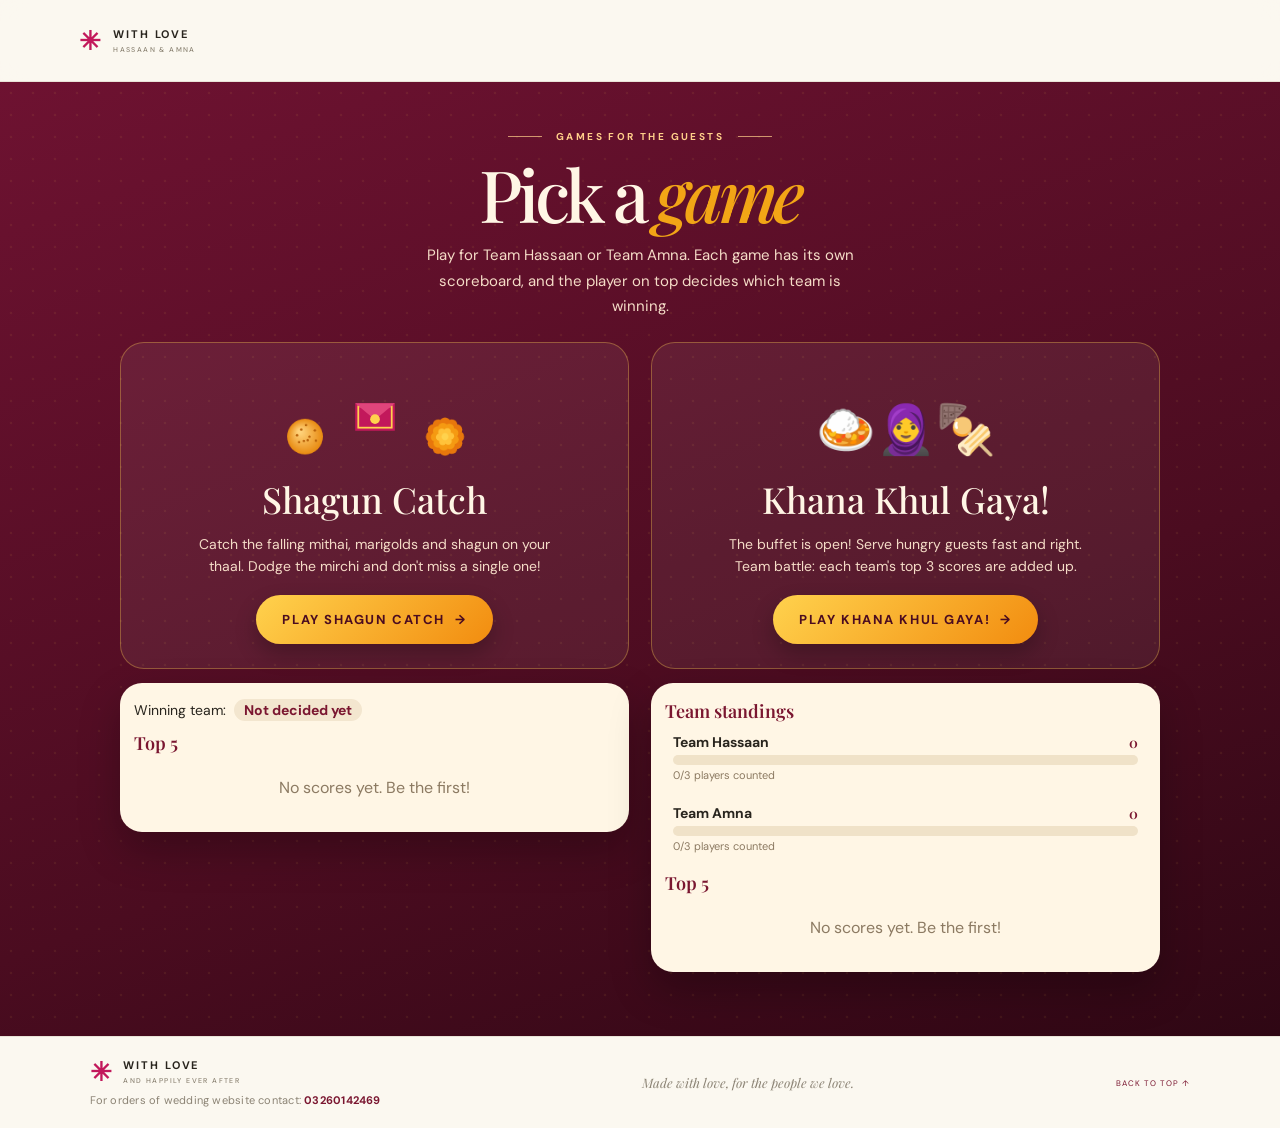
<file: index.html>
<!doctype html>
<html lang="en">
<head>
  <meta charset="utf-8"><meta name="viewport" content="width=device-width, initial-scale=1, viewport-fit=cover"><meta name="theme-color" content="#4b0c20">
  <meta name="description" content="Wedding games for the guests of Hassaan and Amna: Shagun Catch and Khana Khul Gaya!.">
  <title>Wedding Games — With Love</title>
  <link rel="preconnect" href="https://fonts.googleapis.com"><link rel="preconnect" href="https://fonts.gstatic.com" crossorigin>
  <link href="https://fonts.googleapis.com/css2?family=DM+Sans:wght@400;500;600;700&family=Playfair+Display:ital,wght@0,500;0,600;1,500&display=swap" rel="stylesheet">
  <link rel="stylesheet" href="styles.css"><link rel="stylesheet" href="game.css"><link rel="stylesheet" href="khana.css"><link rel="stylesheet" href="games.css">
</head>
<body class="game-page"><div class="site-shell" data-event="home">
  <header class="topbar">
    <a class="brand" href="index.html"><span class="brand-mark">✳</span><span>WITH LOVE <small>HASSAAN & AMNA</small></span></a>
    
    
  </header>

  <main class="game-main">
    <div class="games-wrap">
      <p class="game-eyebrow"><span></span>GAMES FOR THE GUESTS<span></span></p>
      <h1 class="game-title">Pick a <em>game</em></h1>
      <p class="game-lead">Play for Team Hassaan or Team Amna. Each game has its own scoreboard, and the player on top decides which team is winning.</p>

      <div class="game-choices">
        <article class="game-choice">
          <a class="choice-link" href="game.html">
            <div class="choice-art choice-shagun" aria-hidden="true"><canvas data-icon="ladoo" width="64" height="64"></canvas><canvas data-icon="shagun" width="64" height="64"></canvas><canvas data-icon="marigold" width="64" height="64"></canvas></div>
            <h2>Shagun Catch</h2>
            <p>Catch the falling mithai, marigolds and shagun on your thaal. Dodge the mirchi and don't miss a single one!</p>
            <span class="game-btn primary">Play Shagun Catch <span>→</span></span>
          </a>
          <div class="choice-board board-card">
            <p class="choice-winner" data-winner="shagun">Winning team: <strong>Not decided yet</strong></p>
            <h3 class="board-title" data-game="Shagun Catch">Top 5</h3>
            <ol class="board" data-board="shagun"><li class="board-empty">Loading scores…</li></ol>
          </div>
        </article>

        <article class="game-choice">
          <a class="choice-link" href="khana.html">
            <div class="choice-art" aria-hidden="true" style="font-size:48px">🍛🧕🍢</div>
            <h2>Khana Khul Gaya!</h2>
            <p>The buffet is open! Serve hungry guests fast and right. Team battle: each team's top 3 scores are added up.</p>
            <span class="game-btn primary">Play Khana Khul Gaya! <span>→</span></span>
          </a>
          <div class="choice-board board-card">
            <h3 class="board-title" data-game="Khana Khul Gaya!">Team standings</h3>
            <div class="standings" data-standings="khana"></div>
            <h3 class="board-title" data-game="Khana Khul Gaya!">Top 5</h3>
            <ol class="board" data-board="khana"><li class="board-empty">Loading scores…</li></ol>
          </div>
        </article>
      </div>
    </div>
  </main>

  <footer><div class="footer-left"><a class="brand footer-brand" href="index.html"><span class="brand-mark">✳</span><span>WITH LOVE <small>AND HAPPILY EVER AFTER</small></span></a><span class="footer-orders">For orders of wedding website contact: <a href="tel:+923260142469">03260142469</a></span></div><p>Made with love, for the people we love.</p><a href="#" class="back-top">BACK TO TOP ↑</a></footer>
</div>
<script src="game-config.js"></script><script src="scoreboard.js"></script><script src="games.js"></script></body></html>
</file>
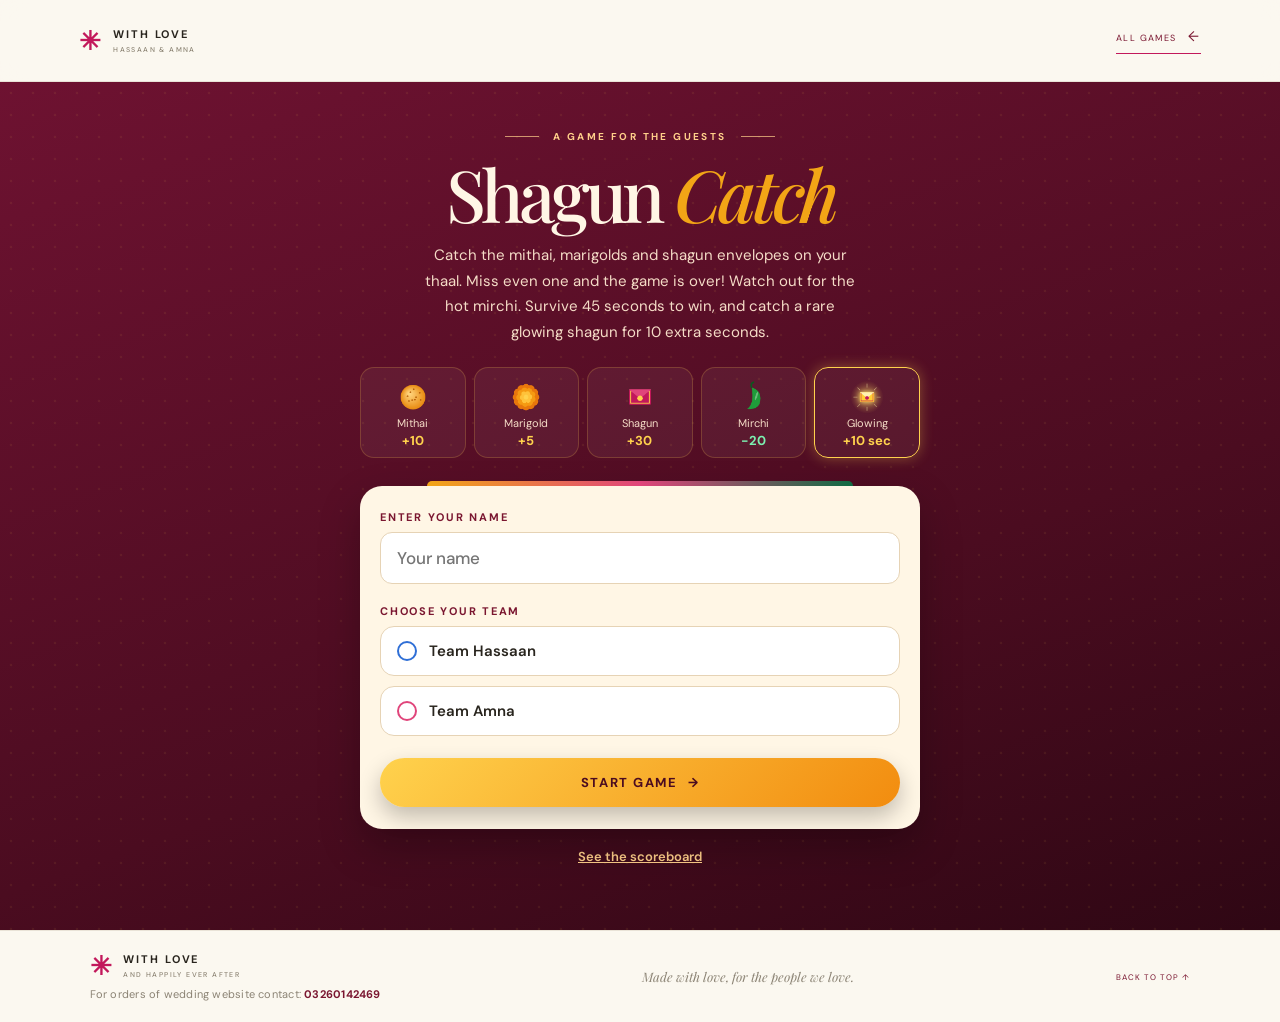
<file: game.html>
<!doctype html>
<html lang="en">
<head>
  <meta charset="utf-8"><meta name="viewport" content="width=device-width, initial-scale=1, viewport-fit=cover"><meta name="theme-color" content="#4b0c20">
  <meta name="description" content="Shagun Catch: a wedding game for the guests of Hassaan and Amna.">
  <title>Shagun Catch — With Love</title>
  <link rel="preconnect" href="https://fonts.googleapis.com"><link rel="preconnect" href="https://fonts.gstatic.com" crossorigin>
  <link href="https://fonts.googleapis.com/css2?family=DM+Sans:wght@400;500;600;700&family=Playfair+Display:ital,wght@0,500;0,600;1,500&display=swap" rel="stylesheet">
  <link rel="stylesheet" href="styles.css"><link rel="stylesheet" href="game.css">
</head>
<body class="game-page"><div class="site-shell" data-event="home">
  <header class="topbar">
    <a class="brand" href="index.html"><span class="brand-mark">✳</span><span>WITH LOVE <small>HASSAAN & AMNA</small></span></a>
    
    <a class="rsvp-link" href="index.html">ALL GAMES <span>←</span></a>
  </header>

  <main class="game-main">
    <!-- 1. Name + team -->
    <section class="screen screen-start" data-screen="start">
      <p class="game-eyebrow"><span></span>A GAME FOR THE GUESTS<span></span></p>
      <h1 class="game-title">Shagun <em>Catch</em></h1>
      <p class="game-lead">Catch the mithai, marigolds and shagun envelopes on your thaal. Miss even one and the game is over! Watch out for the hot mirchi. Survive 45 seconds to win, and catch a rare glowing shagun for 10 extra seconds.</p>
      <ul class="legend" aria-label="Points">
        <li><canvas data-icon="ladoo" width="64" height="64"></canvas><span>Mithai</span><b>+10</b></li>
        <li><canvas data-icon="marigold" width="64" height="64"></canvas><span>Marigold</span><b>+5</b></li>
        <li><canvas data-icon="shagun" width="64" height="64"></canvas><span>Shagun</span><b>+30</b></li>
        <li><canvas data-icon="mirchi" width="64" height="64"></canvas><span>Mirchi</span><b class="bad">−20</b></li>
        <li class="legend-glow"><canvas data-icon="glow" width="64" height="64"></canvas><span>Glowing</span><b>+10 sec</b></li>
      </ul>

      <form class="player-form" data-player-form novalidate>
        <label class="field-label" for="playerName">Enter your name</label>
        <input id="playerName" name="name" type="text" maxlength="24" autocomplete="nickname" placeholder="Your name" required>
        <p class="field-error" data-name-error hidden>Please enter your name.</p>

        <fieldset class="teams">
          <legend class="field-label">Choose your team</legend>
          <label class="team team-hassaan"><input type="radio" name="team" value="Team Hassaan" required><span class="team-dot"></span><span>Team Hassaan</span></label>
          <label class="team team-amna"><input type="radio" name="team" value="Team Amna"><span class="team-dot"></span><span>Team Amna</span></label>
        </fieldset>
        <p class="field-error" data-team-error hidden>Please choose a team.</p>

        <button class="game-btn primary" type="submit">Start game <span>→</span></button>
      </form>
      <button class="link-btn" type="button" data-show-board>See the scoreboard</button>
    </section>

    <!-- 2. Play -->
    <section class="screen screen-play" data-screen="play" hidden>
      <div class="hud">
        <div><span>SCORE</span><strong data-hud-score>0</strong></div>
        <div class="hud-player"><span data-hud-team>TEAM</span><strong data-hud-name>—</strong></div>
        <div><span>TIME</span><strong data-hud-time>45</strong></div>
      </div>
      <div class="arena" data-arena>
        <canvas class="arena-canvas" data-canvas aria-label="Game area. Drag or use arrow keys to move the thaal."></canvas>
        <div class="combo" data-combo hidden></div>
        <div class="countdown-overlay" data-ready hidden></div>
      </div>
    </section>

    <!-- 3. Game over + scoreboard -->
    <section class="screen screen-over" data-screen="over" hidden>
      <div class="result" data-result>
        <p class="game-eyebrow"><span></span>GAME OVER<span></span></p>
        <p class="result-reason" data-result-reason></p>
        <h2 class="result-title">Shabash, <em data-result-name>friend</em>!</h2>
        <p class="result-score"><strong data-result-score>0</strong><span>points for <b data-result-team>your team</b></span></p>
        <p class="result-rank" data-result-rank></p>
      </div>

      <div class="board-card">
        <div class="winner" data-winner hidden>
          <span class="crown" aria-hidden="true">👑</span>
          <p><strong data-winner-name></strong> is on top of the scoreboard, so <strong data-winner-team></strong> is winning!</p>
        </div>
        <div class="board-head"><h3 class="board-title">Scoreboard</h3><p class="board-notice">Game rules are updated, sorry for score reduction</p></div>
        <ol class="board" data-board><li class="board-empty">Loading scores…</li></ol>
        <p class="board-note" data-board-note></p>
      </div>

      <div class="over-actions">
        <button class="game-btn primary" type="button" data-play-again>Play again</button>
        <button class="game-btn ghost" type="button" data-change-player>Change name or team</button>
        <a class="game-btn ghost" href="index.html">All games</a>
      </div>
    </section>
  </main>

  <footer><div class="footer-left"><a class="brand footer-brand" href="index.html"><span class="brand-mark">✳</span><span>WITH LOVE <small>AND HAPPILY EVER AFTER</small></span></a><span class="footer-orders">For orders of wedding website contact: <a href="tel:+923260142469">03260142469</a></span></div><p>Made with love, for the people we love.</p><a href="#" class="back-top">BACK TO TOP ↑</a></footer>
</div>
<script src="game-config.js"></script><script src="game.js"></script></body></html>
</file>
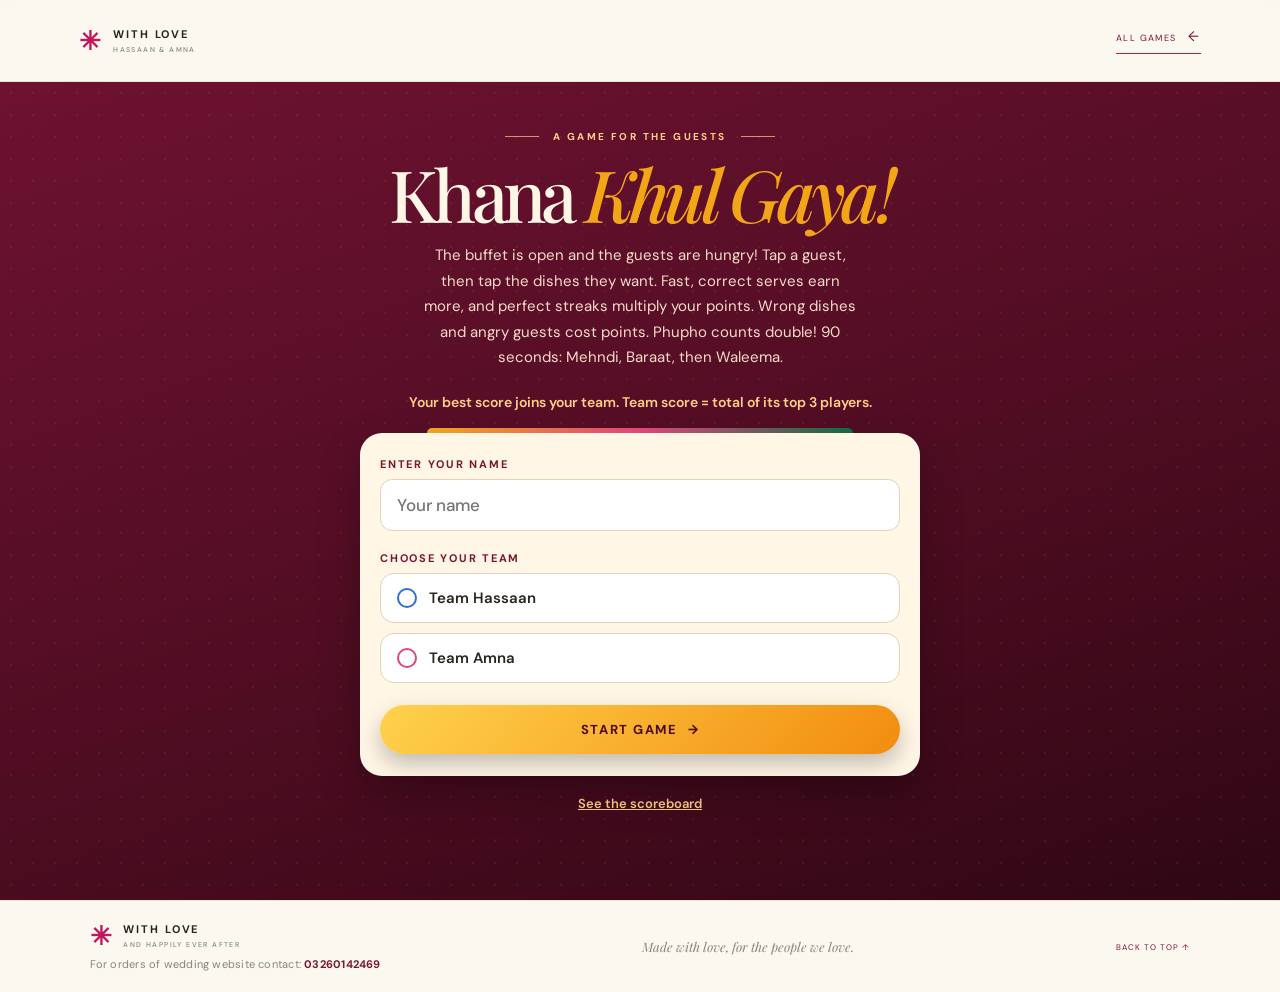
<file: khana.html>
<!doctype html>
<html lang="en">
<head>
  <meta charset="utf-8"><meta name="viewport" content="width=device-width, initial-scale=1, viewport-fit=cover"><meta name="theme-color" content="#4b0c20">
  <meta name="description" content="Khana Khul Gaya! A wedding buffet game: serve the guests and win for your team.">
  <title>Khana Khul Gaya! — With Love</title>
  <link rel="preconnect" href="https://fonts.googleapis.com"><link rel="preconnect" href="https://fonts.gstatic.com" crossorigin>
  <link href="https://fonts.googleapis.com/css2?family=DM+Sans:wght@400;500;600;700&family=Playfair+Display:ital,wght@0,500;0,600;1,500&display=swap" rel="stylesheet">
  <link rel="stylesheet" href="styles.css"><link rel="stylesheet" href="game.css"><link rel="stylesheet" href="khana.css">
</head>
<body class="game-page"><div class="site-shell" data-event="home">
  <header class="topbar">
    <a class="brand" href="index.html"><span class="brand-mark">✳</span><span>WITH LOVE <small>HASSAAN & AMNA</small></span></a>
    
    <a class="rsvp-link" href="index.html">ALL GAMES <span>←</span></a>
  </header>

  <main class="game-main">
    <!-- 1. Name + team -->
    <section class="screen screen-start" data-screen="start">
      <p class="game-eyebrow"><span></span>A GAME FOR THE GUESTS<span></span></p>
      <h1 class="game-title">Khana <em>Khul Gaya!</em></h1>
      <p class="game-lead">The buffet is open and the guests are hungry! Tap a guest, then tap the dishes they want. Fast, correct serves earn more, and perfect streaks multiply your points. Wrong dishes and angry guests cost points. Phupho counts double! 90 seconds: Mehndi, Baraat, then Waleema.</p>
      <p class="team-note">Your best score joins your team. Team score = total of its top 3 players.</p>

      <form class="player-form" data-player-form novalidate>
        <label class="field-label" for="playerName">Enter your name</label>
        <input id="playerName" name="name" type="text" maxlength="24" autocomplete="nickname" placeholder="Your name" required>
        <p class="field-error" data-name-error hidden>Please enter your name.</p>

        <fieldset class="teams">
          <legend class="field-label">Choose your team</legend>
          <label class="team team-hassaan"><input type="radio" name="team" value="Team Hassaan" required><span class="team-dot"></span><span>Team Hassaan</span></label>
          <label class="team team-amna"><input type="radio" name="team" value="Team Amna"><span class="team-dot"></span><span>Team Amna</span></label>
        </fieldset>
        <p class="field-error" data-team-error hidden>Please choose a team.</p>

        <button class="game-btn primary" type="submit">Start game <span>→</span></button>
      </form>
      <button class="link-btn" type="button" data-show-board>See the scoreboard</button>
    </section>

    <!-- 2. Play -->
    <section class="screen screen-play" data-screen="play" hidden>
      <div class="hud">
        <div><span>SCORE</span><strong data-hud-score>0</strong></div>
        <div class="hud-player"><span data-hud-team>TEAM</span><strong data-hud-name>—</strong></div>
        <div><span>TIME</span><strong data-hud-time>90</strong></div>
      </div>
      <div class="khana-stage" data-stage>
        <p class="phase" data-phase>Mehndi</p><p class="streak" data-streak></p>
        <div class="spots" data-spots></div>
        <p class="queue" data-queue></p>
        <div class="counter" data-counter></div>
      </div>
    </section>

    <!-- 3. Game over + scoreboard -->
    <section class="screen screen-over" data-screen="over" hidden>
      <div class="result" data-result>
        <p class="game-eyebrow"><span></span>GAME OVER<span></span></p>
        <p class="result-reason" data-result-reason></p>
        <h2 class="result-title">Shabash, <em data-result-name>friend</em>!</h2>
        <p class="result-score"><strong data-result-score>0</strong><span>points for <b data-result-team>your team</b></span></p>
        <p class="result-rank" data-result-rank></p>
        <p class="result-stats" data-result-stats></p>
        <ul class="guest-notes" data-notes></ul>
      </div>

      <div class="board-card">
        <h3 class="board-title">Team standings</h3>
        <div class="standings" data-standings></div>
        <p class="banter" data-banter></p>
        <p class="team-rank" data-team-rank></p>
        <div class="board-head"><h3 class="board-title">Top players</h3></div>
        <ol class="board" data-board><li class="board-empty">Loading scores…</li></ol>
        <p class="board-note" data-board-note></p>
      </div>

      <div class="over-actions">
        <button class="game-btn primary" type="button" data-play-again>Play again</button>
        <button class="game-btn ghost" type="button" data-change-player>Change name or team</button>
        <a class="game-btn ghost" href="index.html">All games</a>
      </div>
    </section>
  </main>

  <footer><div class="footer-left"><a class="brand footer-brand" href="index.html"><span class="brand-mark">✳</span><span>WITH LOVE <small>AND HAPPILY EVER AFTER</small></span></a><span class="footer-orders">For orders of wedding website contact: <a href="tel:+923260142469">03260142469</a></span></div><p>Made with love, for the people we love.</p><a href="#" class="back-top">BACK TO TOP ↑</a></footer>
</div>
<script src="game-config.js"></script><script src="scoreboard.js"></script><script src="khana.js"></script></body></html>
</file>
<file: styles.css>
:root{--paper:#fbf8f0;--ink:#29251e;--muted:#756f61;--accent:#c28b18;--deep:#435f3e;--wash:#eee8d8;--display:'Playfair Display',Georgia,serif;--sans:'DM Sans',sans-serif}*{box-sizing:border-box}html{scroll-behavior:smooth}body{margin:0;background:var(--paper);color:var(--ink);font-family:var(--sans);transition:background .5s,color .5s}.site-shell{--accent:#c18714;--accent-dark:#85600f;--accent-pale:#f7e9b8;--art-bg:#f5e9bd;--art-outer:#d89a29;--art-inner:#e7bd52;--arch:#b9781e;--cloth:#d66b2d;--cloth2:#687a35;--gold:#f2cf67;--petal:#e87838;--hero-base:#fbf8f0;--ornament:#bb7a1d}.site-shell[data-event="barat"]{--accent:#9a2439;--accent-dark:#71172b;--accent-pale:#f2d9cd;--art-bg:#f2dfcf;--art-outer:#7d1c32;--art-inner:#a53843;--arch:#e0b655;--cloth:#8f1e36;--cloth2:#b38a35;--gold:#e8c56d;--petal:#c84842;--hero-base:#fbf5ed;--ornament:#a63839}.site-shell[data-event="waleema"]{--accent:#607b5d;--accent-dark:#3e5c45;--accent-pale:#e4e9d9;--art-bg:#eeecdf;--art-outer:#8b9a77;--art-inner:#c2c6a5;--arch:#b19450;--cloth:#315744;--cloth2:#9e8150;--gold:#e7d49a;--petal:#c9a55e;--hero-base:#fbf9f2;--ornament:#718663}.topbar{height:82px;display:flex;align-items:center;justify-content:space-between;padding:0 6.2%;border-bottom:1px solid #e9e3d7;position:relative;z-index:5;background:rgba(251,248,240,.88);backdrop-filter:blur(12px)}.brand{display:flex;align-items:center;gap:10px;color:inherit;text-decoration:none;font-size:11px;letter-spacing:.17em;font-weight:700}.brand-mark{font-size:26px;color:var(--accent);line-height:1}.brand small{display:block;font-size:7px;letter-spacing:.2em;color:#8c8474;margin-top:4px;font-weight:500}.event-nav{display:flex;gap:36px;height:100%;align-items:center}.nav-link{border:0;background:none;color:#797264;font-family:var(--sans);font-size:12px;letter-spacing:.04em;cursor:pointer;height:100%;position:relative;padding:0 3px}.nav-link:after{content:"";height:2px;background:var(--accent);position:absolute;bottom:21px;left:50%;right:50%;transition:.25s}.nav-link.active{color:var(--accent-dark);font-weight:600}.nav-link.active:after,.nav-link:hover:after{left:0;right:0}.rsvp-link{color:var(--accent-dark);font-size:9px;letter-spacing:.16em;text-decoration:none;border-bottom:1px solid var(--accent);padding-bottom:8px}.rsvp-link span{font-size:14px;margin-left:8px}.hero{min-height:660px;height:calc(100vh - 82px);max-height:790px;position:relative;display:grid;grid-template-columns:1.02fr .98fr;align-items:center;overflow:hidden;background:var(--hero-base);transition:background .55s}.hero-copy{padding:35px 3vw 56px 12%;position:relative;z-index:2;text-align:center;animation:appear .65s both}.eyebrow{display:flex;align-items:center;justify-content:center;gap:12px;color:var(--accent-dark);font-size:8px;letter-spacing:.24em;font-weight:700}.eyebrow-line{width:27px;height:1px;background:var(--accent);opacity:.65}.invitation{font-family:var(--display);font-style:italic;color:#7e786b;font-size:15px;margin:41px 0 11px}h1{font-family:var(--display);font-size:clamp(53px,6.1vw,86px);line-height:1.02;font-weight:400;margin:0;letter-spacing:-.065em}.name{outline:none;display:inline-block;border-bottom:1px dashed transparent;transition:border .2s}.name:hover,.name:focus{border-color:var(--accent)}.ampersand{font-size:.48em;font-style:italic;color:var(--accent);margin:0 12px;vertical-align:12px}.hero-subtitle{font-size:12px;color:#777164;letter-spacing:.09em;margin:14px 0 30px}.event-name-wrap{display:flex;align-items:center;justify-content:center;gap:15px}.event-name-wrap h2{font-family:var(--display);font-size:34px;letter-spacing:.02em;font-weight:500;color:var(--accent-dark);margin:0;transition:color .4s}.ornament{color:var(--accent);font-size:13px}.hero-description{color:#787265;font-size:12px;line-height:1.75;max-width:300px;margin:14px auto 28px}.primary-cta{height:46px;display:inline-flex;align-items:center;gap:24px;padding:0 20px;background:var(--accent);color:white;text-decoration:none;font-size:8px;font-weight:700;letter-spacing:.16em;box-shadow:0 8px 22px #795b2a20;transition:transform .2s,background .4s}.primary-cta:hover{transform:translateY(-3px)}.cta-arrow{font-size:15px;font-weight:400}.hero-art{position:relative;height:100%;min-height:500px;display:flex;align-items:center;justify-content:center;overflow:hidden;background:var(--art-bg);transition:background .5s}.art-halo{position:absolute;width:470px;height:470px;border:1px solid color-mix(in srgb,var(--accent) 22%,transparent);border-radius:50%;box-shadow:0 0 0 33px color-mix(in srgb,var(--accent) 4%,transparent),0 0 0 68px color-mix(in srgb,var(--accent) 3%,transparent)}.sun-disc{position:absolute;width:270px;height:270px;border-radius:50%;background:var(--gold);opacity:.42;top:14%;right:17%;transition:background .5s}.arch{position:absolute;bottom:7%;height:78%;width:min(74%,430px);border-radius:49% 49% 4px 4px}.arch-back{background:var(--art-outer);transform:translate(-13px,-9px);opacity:.88;transition:background .5s}.arch-front{background:var(--art-inner);transform:translate(10px,0);transition:background .5s}.arch-inner{position:absolute;bottom:7%;height:69%;width:min(58%,340px);border-radius:50% 50% 2px 2px;background:var(--arch);overflow:hidden;box-shadow:inset 0 0 0 8px #f2d77c55;transition:background .5s}.arch-scallop{position:absolute;inset:12px;border:1px solid #ffe4a477;border-radius:50% 50% 0 0}.arch-window{position:absolute;width:81%;height:88%;left:9.5%;bottom:0;border-radius:49% 49% 0 0;background:linear-gradient(180deg,#f7d9896c,#9a3e2655);box-shadow:inset 0 0 0 4px #ffe8aa62}.arch-base{position:absolute;bottom:0;height:14px;width:112%;left:-6%;background:#f0d68b;box-shadow:0 -3px 0 #a36b2f}.couple{position:absolute;z-index:2;bottom:0;left:50%;height:73%;width:80%;transform:translateX(-50%)}.figure{position:absolute;bottom:-2px;width:48%;height:86%}.bride{left:5%}.groom{right:1%}.head{position:absolute;left:32%;top:10%;height:21%;width:38%;border-radius:45% 45% 46% 46%;background:#bd7752;z-index:2}.bride .hair{position:absolute;z-index:1;left:27%;top:6%;height:24%;width:49%;border-radius:48% 48% 35% 40%;background:#34251e}.bride .body{position:absolute;bottom:0;left:10%;width:81%;height:71%;background:var(--cloth);clip-path:polygon(30% 0,70% 0,87% 28%,100% 100%,0 100%,13% 28%);transition:background .5s}.bride .dupatta{position:absolute;z-index:2;left:17%;top:22%;height:65%;width:72%;border-left:9px solid var(--gold);border-right:4px solid var(--gold);transform:rotate(-5deg);opacity:.92}.bride .arm{position:absolute;z-index:3;width:48%;height:9px;background:#bd7752;top:42%;left:43%;transform:rotate(-22deg);border-radius:8px}.groom .head{left:28%;width:43%;height:21%}.groom .turban{position:absolute;top:6%;left:24%;z-index:3;width:51%;height:13%;border-radius:48% 48% 20% 20%;background:var(--gold);box-shadow:inset 0 -5px 0 #ac6c36}.groom .body{position:absolute;bottom:0;left:8%;width:82%;height:72%;background:var(--cloth2);clip-path:polygon(22% 0,78% 0,94% 30%,100% 100%,0 100%,7% 30%);transition:background .5s}.groom .sherwani{position:absolute;z-index:2;left:34%;bottom:0;height:66%;border-left:2px solid var(--gold);transform:rotate(4deg)}.groom .arm{position:absolute;z-index:3;width:44%;height:9px;background:#bd7752;top:43%;left:-1%;transform:rotate(22deg);border-radius:8px}.garland{position:absolute;z-index:4;top:32%;width:15px;height:65px;border:2px dotted #f9df8b;border-radius:50%}.garland-one{left:47%;transform:rotate(-12deg)}.garland-two{left:53%;transform:rotate(12deg)}.spark{position:absolute;color:var(--accent);animation:float 4s ease-in-out infinite}.spark-one{font-size:24px;top:17%;left:15%}.spark-two{font-size:19px;top:28%;right:12%;animation-delay:-1s}.spark-three{font-size:16px;bottom:22%;left:11%;animation-delay:-2s}.spark-four{font-size:24px;bottom:17%;right:12%;animation-delay:-.5s}.petal{position:absolute;height:14px;width:8px;border-radius:100% 0 100% 0;background:var(--petal);opacity:.78;animation:drift 9s linear infinite}.petal-one{left:14%;top:44%}.petal-two{left:22%;top:22%;animation-delay:-3s}.petal-three{right:21%;top:37%;animation-delay:-5s}.petal-four{right:14%;top:59%;animation-delay:-7s}.petal-five{left:28%;bottom:20%;animation-delay:-1s}.petal-six{right:32%;top:15%;animation-delay:-4s}.art-caption{position:absolute;bottom:5%;right:7%;display:flex;gap:9px;align-items:center;color:var(--accent-dark);font-size:7px;line-height:1.5;letter-spacing:.16em;text-align:right;font-weight:700}.caption-star{font-size:20px;color:var(--accent)}.hero-bottom{position:absolute;bottom:0;left:0;width:50%;height:54px;padding:0 7%;display:flex;align-items:center;gap:14px;color:#918a7e;font-size:7px;letter-spacing:.14em}.bottom-line{flex:1;height:1px;background:#e1dacd}.hero-bottom b{color:var(--accent);font-size:12px;margin-left:5px}.details-section{padding:105px 8% 85px;background:var(--paper)}.details-heading{text-align:center;max-width:430px;margin:0 auto 54px}.details-heading .eyebrow{margin-bottom:18px}.details-heading h2{font-family:var(--display);font-weight:400;font-size:clamp(35px,4vw,50px);line-height:1.17;margin:0}.details-heading h2 em{color:var(--accent);font-weight:400}.details-heading>p:last-child{font-size:12px;line-height:1.8;color:#817a6c;max-width:360px;margin:16px auto 0}.event-cards{display:grid;grid-template-columns:repeat(3,1fr);gap:18px;max-width:1050px;margin:0 auto}.event-card{padding:25px 26px 23px;background:#f6f1e7;border:1px solid #ebe4d6;position:relative;transition:transform .25s,box-shadow .25s,border .25s;--card:#b57d16}.event-card:hover{transform:translateY(-5px);box-shadow:0 16px 30px #44351b12;border-color:color-mix(in srgb,var(--card) 30%,#ebe4d6)}.card-mehndi{--card:#b57d16}.card-barat{--card:#962a3b}.card-waleema{--card:#5b765b}.card-top{display:flex;justify-content:space-between;align-items:center}.card-index{font-size:8px;letter-spacing:.15em;color:#928b7d}.card-flower{font-size:25px;color:var(--card)}.card-script{font-family:var(--display);font-style:italic;color:var(--card);font-size:13px;margin:16px 0 2px}.event-card h3{font-family:var(--display);font-size:29px;font-weight:500;margin:0;color:var(--card)}.card-note{font-size:10px;color:#837b6f;line-height:1.55;min-height:32px;margin:6px 0 14px}.card-rule{height:1px;background:#e5ddce;margin-bottom:13px}.event-card label{display:grid;grid-template-columns:45px 1fr;align-items:center;font-size:8px;text-transform:uppercase;letter-spacing:.1em;color:#978f80;margin:8px 0}.event-card input{min-width:0;border:0;border-bottom:1px solid transparent;background:transparent;padding:4px 0;font:10px var(--sans);color:#514b40;outline:0;transition:border .2s}.event-card input:hover,.event-card input:focus{border-bottom-color:var(--card)}.card-select{border:0;border-top:1px solid #e5ddce;width:100%;margin-top:10px;padding:13px 0 0;background:none;display:flex;justify-content:space-between;color:var(--card);font-size:8px;font-weight:700;letter-spacing:.14em;cursor:pointer}.card-select span{font-size:13px;transition:transform .2s}.card-select:hover span{transform:translate(3px,-3px)}.edit-hint{text-align:center;font-size:10px;color:#938b7d;margin:24px auto 0}footer{min-height:92px;padding:20px 7%;display:flex;align-items:center;justify-content:space-between;border-top:1px solid #e9e3d7;color:#8b8374}footer p{font-family:var(--display);font-style:italic;font-size:13px}.footer-brand{color:var(--ink)}.back-top{font-size:8px;letter-spacing:.13em;color:var(--accent-dark);text-decoration:none}.nav-link:focus-visible,.card-select:focus-visible,.primary-cta:focus-visible{outline:2px solid var(--accent);outline-offset:4px}@keyframes appear{from{opacity:0;transform:translateY(12px)}to{opacity:1;transform:translateY(0)}}@keyframes float{0%,100%{transform:translateY(0) rotate(0)}50%{transform:translateY(-9px) rotate(12deg)}}@keyframes drift{0%{transform:translate3d(0,-30px,0) rotate(0);opacity:0}15%{opacity:.8}90%{opacity:.65}100%{transform:translate3d(20px,230px,0) rotate(190deg);opacity:0}}@media(max-width:900px){.topbar{padding:0 4%;height:72px}.event-nav{gap:18px}.hero{min-height:580px;max-height:700px}.hero-copy{padding-left:5%;padding-right:2vw}h1{font-size:clamp(48px,7vw,68px)}.hero-art{min-height:480px}.details-section{padding:80px 5%}.event-card{padding:20px 17px}.event-card label{grid-template-columns:38px 1fr}.event-card input{font-size:9px}}@media(max-width:650px){.topbar{height:68px;padding:0 5%}.brand{font-size:10px}.brand small{font-size:6px}.brand-mark{font-size:22px}.event-nav{position:absolute;left:0;right:0;top:68px;height:45px;justify-content:center;gap:36px;background:#fbf8f0eF;border-bottom:1px solid #e9e3d7}.nav-link{font-size:11px}.nav-link:after{bottom:6px}.rsvp-link{font-size:8px}.hero{height:auto;max-height:none;min-height:0;grid-template-columns:1fr;display:flex;flex-direction:column;padding-top:45px}.hero-copy{width:100%;padding:22px 7% 35px}.invitation{margin-top:24px}.hero-art{width:100%;height:430px;min-height:430px}.art-halo{width:350px;height:350px}.sun-disc{width:220px;height:220px}.arch{height:82%;width:min(68%,370px)}.arch-inner{height:73%;width:min(53%,290px)}.hero-bottom{position:relative;width:100%;height:45px;padding:0 6%;order:3}.details-section{padding:68px 6% 60px}.details-heading{margin-bottom:35px}.event-cards{grid-template-columns:1fr;max-width:430px;gap:12px}.event-card{padding:20px 22px}.card-note{min-height:0}.event-card label{grid-template-columns:55px 1fr}.event-card input{font-size:11px}footer{padding:20px 6%;flex-wrap:wrap;gap:8px}footer p{order:3;width:100%;text-align:center;margin:4px 0 0}.back-top{font-size:7px}}@media(prefers-reduced-motion:reduce){*,*:before,*:after{animation-duration:.01ms!important;animation-iteration-count:1!important;scroll-behavior:auto!important;transition-duration:.01ms!important}}
.event-nav a{display:flex;align-items:center;text-decoration:none}.event-couple{font-family:var(--display);font-size:clamp(35px,4.2vw,58px);font-weight:400;line-height:1.08;letter-spacing:-.045em;margin:0;display:flex;flex-direction:column;align-items:center}.event-couple .name{max-width:100%;overflow-wrap:anywhere}.event-couple .ampersand{font-size:.48em;vertical-align:baseline;margin:4px 0;color:var(--accent)}.host-line{font-size:10px;line-height:1.5;color:#8b806c;max-width:340px;margin:0 auto 11px;letter-spacing:.035em}.hero-copy .invitation{margin:29px 0 6px}.hero-copy .hero-subtitle{margin:10px 0 22px}.hero-copy .hero-description{margin-bottom:22px}.site-shell[data-event="waleema"] .event-couple{font-size:clamp(25px,2.7vw,38px);line-height:1.15;letter-spacing:-.035em}.site-shell[data-event="waleema"] .event-couple .ampersand{font-size:.6em}.site-shell[data-event="barat"] .event-couple{font-size:clamp(39px,4.4vw,61px)}.invitation-card{max-width:640px;margin:0 auto;background:#f8f4eb;border:1px solid #e9dfcc;padding:37px 55px 31px;text-align:center;position:relative;box-shadow:0 15px 42px #4a392011}.invitation-card:before,.invitation-card:after{content:"";position:absolute;inset:10px;border:1px solid color-mix(in srgb,var(--accent) 22%,transparent);pointer-events:none}.invitation-card:after{inset:15px;border-color:color-mix(in srgb,var(--accent) 12%,transparent)}.card-emblem{color:var(--accent);font-size:27px}.card-overline,.schedule-label{display:block;color:var(--accent-dark);font-size:8px;font-weight:700;letter-spacing:.2em}.card-overline{margin:8px 0}.invitation-card h3{font:500 30px var(--display);color:var(--accent-dark);margin:0 0 24px}.schedule-grid{display:grid;grid-template-columns:1fr 1fr;gap:15px}.schedule-grid>div{padding:15px 8px;background:color-mix(in srgb,var(--accent-pale) 45%,#f8f4eb);border:1px solid color-mix(in srgb,var(--accent) 13%,transparent)}.schedule-grid strong,.invitation-card .venue{display:block;font:500 14px var(--display);line-height:1.55;color:#403b32;margin-top:7px}.card-divider{width:85%;height:1px;margin:22px auto;background:#e5dac5;position:relative}.card-divider span{position:absolute;left:50%;top:50%;transform:translate(-50%,-50%);background:#f8f4eb;color:var(--accent);padding:0 12px;font-size:12px}.invitation-card .venue{max-width:440px;margin:7px auto 0}.schedule-extra{color:#776f60;font-size:11px;line-height:1.8;margin:17px auto 0;max-width:490px}.family-line{color:#928777;font:italic 13px var(--display);line-height:1.7;margin:22px auto 0;max-width:490px}.contact-line{color:#968d7d;font-size:8px;letter-spacing:.035em;margin:23px auto 0}.contact-line a{color:var(--accent-dark);text-decoration:none}.edit-hint{text-align:center;font-size:9px;color:#9b927f;margin:18px 0 0}.invitation-card [contenteditable="true"]{outline:0;border-bottom:1px dashed transparent;cursor:text}.invitation-card [contenteditable="true"]:hover,.invitation-card [contenteditable="true"]:focus{border-bottom-color:var(--accent)}.page-switch{display:flex;justify-content:space-between;align-items:center;max-width:640px;margin:38px auto 0;color:#9a907d;font-size:8px;letter-spacing:.1em}.page-switch a{color:var(--accent-dark);text-decoration:none;letter-spacing:.08em}.page-switch a:hover{text-decoration:underline}.event-nav .nav-link.active{color:var(--accent-dark)}.event-nav .nav-link.active:after,.event-nav .nav-link:hover:after{left:0;right:0}
@media(max-width:900px){.event-couple{font-size:clamp(32px,4.8vw,48px)}.site-shell[data-event="waleema"] .event-couple{font-size:clamp(23px,3.2vw,32px)}.invitation-card{padding:33px 38px 27px}}
@media(max-width:650px){.event-couple{font-size:clamp(34px,9vw,48px)}.site-shell[data-event="barat"] .event-couple{font-size:clamp(36px,9vw,49px)}.site-shell[data-event="waleema"] .event-couple{font-size:clamp(22px,6vw,29px)}.hero-copy .invitation{margin-top:14px}.host-line{font-size:9px}.hero-copy .hero-subtitle{margin-bottom:17px}.invitation-card{padding:32px 22px 25px}.invitation-card h3{font-size:26px}.schedule-grid{gap:8px}.schedule-grid strong,.invitation-card .venue{font-size:12px}.page-switch{font-size:7px;gap:8px}.page-switch span{max-width:100px;text-align:center;line-height:1.6}}
.site-shell[data-event="barat-mahad"]{--accent:#9a2439;--accent-dark:#71172b;--accent-pale:#f2d9cd;--art-bg:#f2dfcf;--art-outer:#7d1c32;--art-inner:#a53843;--arch:#e0b655;--cloth:#8f1e36;--cloth2:#b38a35;--gold:#e8c56d;--petal:#c84842;--hero-base:#fbf5ed;--ornament:#a63839}.event-nav{gap:clamp(10px,1.5vw,22px)}.event-nav .nav-link{font-size:10px;white-space:nowrap}.portrait-art{position:absolute;z-index:4;bottom:8%;left:50%;transform:translateX(-50%);width:90%;height:82%;object-fit:contain;object-position:center bottom;filter:drop-shadow(0 12px 20px #3327181c);border-radius:48% 48% 5px 5px;overflow:hidden}.has-portrait .couple{display:none}.respect-note{max-width:490px;margin:18px auto 0;padding:12px 16px;border-top:1px solid color-mix(in srgb,var(--accent) 30%,transparent);border-bottom:1px solid color-mix(in srgb,var(--accent) 30%,transparent);color:var(--accent-dark);font:italic 12px/1.65 var(--display)}
@media(max-width:900px){.event-nav{gap:10px}.event-nav .nav-link{font-size:9px}}
@media(max-width:650px){.event-nav{gap:clamp(7px,2vw,13px)}.event-nav .nav-link{font-size:8px;letter-spacing:0}.portrait-art{width:94%;height:79%;bottom:6%}.respect-note{font-size:11px}}
.barat-art .portrait-art{width:100%;height:100%;bottom:0;object-fit:cover;object-position:center center;border-radius:0;filter:none}.barat-art .arch-back,.barat-art .arch-front,.barat-art .arch-inner,.barat-art .art-halo,.barat-art .sun-disc,.barat-art .spark,.barat-art .petal,.barat-art .art-caption{display:none}.barat-art .hero-art{background:#ead8cc}
@media(max-width:650px){.barat-art .portrait-art{width:100%;height:100%;bottom:0}}

.footer-left{display:flex;flex-direction:column;gap:8px;align-items:flex-start}.footer-orders{font-size:11px;color:#8b8374;letter-spacing:.02em}.footer-orders a{color:var(--accent-dark);font-weight:700;text-decoration:none;white-space:nowrap}.footer-orders a:hover{text-decoration:underline}@media(max-width:650px){.footer-orders{font-size:10px}}
</file>
<file: game.css>
/* Shagun Catch game page */
.game-page .site-shell{--accent:#c2185b;--accent-dark:#7a1630;--maroon:#4b0c20;--maroon-2:#6e1231;--marigold:#f2a516;--gold:#ffd24d;--emerald:#0f6b43;--rani:#e0457b;--cream:#fff6e5;
  --t-hassaan:#2f6fd6;--t-amna:#e0457b}
.game-main{min-height:calc(100vh - 82px);color:var(--cream);padding:48px 16px 64px;
  background:radial-gradient(#ffd24d12 1.4px,transparent 1.6px) 0 0/22px 22px,linear-gradient(160deg,var(--maroon-2),var(--maroon) 62%,#2f0714)}
.screen{max-width:560px;margin:0 auto;text-align:center}
.screen[hidden]{display:none}

.game-eyebrow{display:flex;align-items:center;justify-content:center;gap:14px;font-size:10px;letter-spacing:.24em;font-weight:700;color:#ffcf8a;margin:0 0 14px}
.game-eyebrow span{height:1px;width:34px;background:currentColor;opacity:.7}
.game-title{font-family:var(--display);font-weight:500;font-size:clamp(44px,9vw,72px);line-height:1;margin:0 0 14px}
.game-title em,.result-title em{color:var(--marigold)}
.game-lead{color:#f5dcc7;line-height:1.7;font-size:15px;margin:0 auto 22px;max-width:440px}

.legend{list-style:none;padding:0;margin:0 0 28px;display:grid;grid-template-columns:repeat(5,1fr);gap:8px}
.legend li{background:#ffffff0d;border:1px solid #ffd24d33;border-radius:14px;padding:10px 4px 8px;display:flex;flex-direction:column;align-items:center;gap:2px;font-size:11px;color:#f5dcc7}
.legend canvas{width:36px;height:36px}
.legend b{color:var(--gold);font-size:13px}
.legend b.bad{color:#7cf0b0}

.player-form{background:var(--cream);color:var(--ink);border-radius:22px;padding:24px 20px 22px;text-align:left;box-shadow:0 18px 40px #00000040;position:relative}
.player-form:before{content:"";position:absolute;left:12%;right:12%;top:-5px;height:5px;border-radius:5px 5px 0 0;background:linear-gradient(90deg,var(--marigold),var(--rani),var(--emerald))}
.field-label{display:block;font-size:11px;letter-spacing:.16em;font-weight:700;color:var(--accent-dark);margin:0 0 8px;text-transform:uppercase;padding:0}
.player-form input[type=text]{width:100%;font:500 17px var(--sans);padding:14px 16px;border-radius:12px;border:1.5px solid #e6d3b5;background:#fff;color:var(--ink);outline:none}
.player-form input[type=text]:focus{border-color:var(--rani);box-shadow:0 0 0 3px #e0457b26}
.field-error{color:#b3122f;font-size:13px;margin:6px 0 0}
.teams{border:0;padding:0;margin:20px 0 0;display:grid;gap:10px}
.team{display:flex;align-items:center;gap:12px;padding:14px 16px;border-radius:14px;border:1.5px solid #e6d3b5;background:#fff;cursor:pointer;font-weight:600;font-size:15px;transition:border-color .2s,background .2s}
.team input{position:absolute;opacity:0;pointer-events:none}
.team-dot{width:20px;height:20px;border-radius:50%;border:2px solid var(--tc);flex:none;position:relative}
.team-hassaan{--tc:var(--t-hassaan)}.team-amna{--tc:var(--t-amna)}
.team:has(input:checked){border-color:var(--tc);background:color-mix(in srgb,var(--tc) 12%,#fff)}
.team input:checked + .team-dot:after{content:"";position:absolute;inset:3px;border-radius:50%;background:var(--tc)}
.team:has(input:focus-visible){outline:3px solid var(--tc);outline-offset:2px}

.game-btn{display:inline-flex;align-items:center;justify-content:center;gap:10px;padding:16px 26px;border-radius:999px;font:700 13px var(--sans);letter-spacing:.12em;text-transform:uppercase;cursor:pointer;text-decoration:none;border:0;transition:transform .15s,box-shadow .15s}
.game-btn.primary{background:linear-gradient(135deg,#ffd24d,#f28c0f);color:var(--maroon);box-shadow:0 10px 22px #0000003d}
.game-btn.primary:hover{transform:translateY(-2px)}
.game-btn.ghost{background:transparent;color:var(--cream);border:1.5px solid #ffd24d80}
.player-form .game-btn{width:100%;margin-top:22px}
.game-btn:focus-visible,.link-btn:focus-visible{outline:3px solid var(--gold);outline-offset:3px}
.link-btn{background:none;border:0;color:#ffcf8a;font:600 13px var(--sans);text-decoration:underline;margin-top:18px;cursor:pointer}

/* play */
.screen-play{max-width:520px}
.hud{display:grid;grid-template-columns:1fr 1.4fr 1fr;gap:8px;margin-bottom:10px}
.hud div{background:#ffffff12;border:1px solid #ffd24d33;border-radius:12px;padding:8px 6px}
.hud span{display:block;font-size:9px;letter-spacing:.18em;color:#ffcf8a;font-weight:700}
.hud strong{font-family:var(--display);font-size:24px;line-height:1.2}
.hud-player strong{font-size:16px;display:block;white-space:nowrap;overflow:hidden;text-overflow:ellipsis}
.arena{position:relative;height:min(68vh,620px);min-height:380px;border-radius:22px;overflow:hidden;border:3px solid var(--gold);
  background:radial-gradient(circle at 50% 0,#ffd24d2e,transparent 55%),linear-gradient(#7a1630,#3a0918)}
.arena-canvas{display:block;width:100%;height:100%;touch-action:none;cursor:grab}
.combo{position:absolute;top:12px;left:50%;transform:translateX(-50%);background:var(--rani);color:#fff;font-weight:700;font-size:12px;letter-spacing:.1em;padding:6px 12px;border-radius:999px;pointer-events:none}
.countdown-overlay{position:absolute;inset:0;display:flex;align-items:center;justify-content:center;font-family:var(--display);font-size:88px;color:var(--gold);background:#2f071499;pointer-events:none}
.countdown-overlay[hidden],.combo[hidden]{display:none}
.arena.shake{animation:shake .3s}
@keyframes shake{25%{transform:translateX(-6px)}50%{transform:translateX(6px)}75%{transform:translateX(-3px)}}

/* over + board */
.result-title{font-family:var(--display);font-weight:500;font-size:clamp(32px,7vw,48px);margin:0 0 8px}
.result-score{margin:0 0 6px}
.result-score strong{display:block;font-family:var(--display);font-size:64px;color:var(--gold);line-height:1.1}
.result-score span{color:#f5dcc7}
.result-rank{color:#ffcf8a;font-weight:600;min-height:1.4em;margin:0 0 22px}
.board-card{background:var(--cream);color:var(--ink);border-radius:22px;padding:20px 16px;text-align:left;box-shadow:0 18px 40px #00000040}
.winner{display:flex;gap:12px;align-items:center;background:linear-gradient(135deg,#fff1c7,#ffe0ec);border-radius:14px;padding:12px 14px;margin-bottom:16px}
.winner[hidden]{display:none}
.winner p{margin:0;font-size:14px;line-height:1.5}
.crown{font-size:28px}
.board-title{font-family:var(--display);font-weight:600;font-size:22px;margin:0 0 10px;color:var(--accent-dark)}
.board{list-style:none;margin:0;padding:0;counter-reset:rank}
.board li{display:grid;grid-template-columns:30px 1fr auto;align-items:center;gap:10px;padding:10px 6px;border-bottom:1px solid #f0e2c8}
.board li:last-child{border-bottom:0}
.board .rank{font-weight:700;color:#8c7a62;text-align:center}
.board li:nth-child(1) .rank{color:#c18714;font-size:18px}
.board .who{min-width:0}
.board .who strong{display:block;white-space:nowrap;overflow:hidden;text-overflow:ellipsis}
.board .chip{display:inline-block;font-size:10px;font-weight:700;letter-spacing:.06em;padding:2px 8px;border-radius:999px;color:#fff;margin-top:3px}
.chip.team-hassaan{background:var(--t-hassaan)}.chip.team-amna{background:var(--t-amna)}
.board .pts{font-family:var(--display);font-weight:600;font-size:20px;color:var(--accent-dark)}
.board li.me{background:#fff3d6;border-radius:10px}
.board-empty{display:block!important;text-align:center;color:#8c7a62;padding:18px!important}
.board-note{font-size:12px;color:#8c7a62;margin:10px 0 0;text-align:center}
.board-note:empty{display:none}
.over-actions{display:flex;flex-wrap:wrap;gap:10px;justify-content:center;margin-top:22px}

@media(max-width:650px){
  .game-main{padding:70px 12px 48px}
  .legend{gap:6px}.legend li{font-size:10px}
  .over-actions .game-btn{width:100%}
}
.result-reason{color:#ffcf8a;font-weight:600;font-size:15px;margin:0 0 6px}.result-reason:empty{display:none}
.legend-glow{border-color:#ffd24d!important;box-shadow:0 0 14px #ffd24d55}
.hud div.bonus{animation:bonusGlow 1.2s ease-out}
@keyframes bonusGlow{0%{background:#ffd24d;box-shadow:0 0 22px #ffd24d}100%{background:#ffffff12;box-shadow:none}}
@media(max-width:650px){.legend{gap:5px}.legend li{padding:8px 2px 6px;font-size:9px}.legend b{font-size:11px}.legend canvas{width:30px;height:30px}}
.board-head{display:flex;align-items:center;flex-wrap:wrap;gap:8px 14px;margin:0 0 10px}
.board-head .board-title{margin:0}
.board-notice{margin:0;padding:6px 12px;border-radius:10px;background:#fff1b0;border:1.5px solid #f2a516;color:#7a1630;font-size:13px;font-weight:700;line-height:1.35;box-shadow:0 0 0 3px #ffd24d40}
</file>
<file: khana.css>
/* Khana Khul Gaya! buffet game */
.team-note{color:#ffcf8a;font-weight:600;font-size:14px;margin:0 0 22px}
.khana-stage{position:relative;border-radius:22px;border:3px solid var(--gold);padding:52px 10px 12px;
  background:radial-gradient(#ffd24d14 1.4px,transparent 1.6px) 0 0/22px 22px,linear-gradient(#7a1630,#3a0918)}
.phase{position:absolute;top:6px;left:0;right:0;text-align:center;margin:0;font-family:var(--display);color:var(--gold);font-size:26px;font-weight:600;text-shadow:0 2px 8px #0006}
.khana-stage{transition:background .6s}
.khana-stage.ev-0{background:radial-gradient(#ffd24d1c 1.4px,transparent 1.6px) 0 0/22px 22px,linear-gradient(#8a6a0c,#3d5a1e)}
.khana-stage.ev-1{background:radial-gradient(#ffd24d14 1.4px,transparent 1.6px) 0 0/22px 22px,linear-gradient(#7a1630,#3a0918)}
.khana-stage.ev-2{background:radial-gradient(#ffffff14 1.4px,transparent 1.6px) 0 0/22px 22px,linear-gradient(#2f5d55,#16302c)}
.streak{position:absolute;top:12px;right:14px;margin:0;font-weight:700;font-size:13px;color:#7cf0b0}
.spots{display:grid;grid-template-columns:repeat(3,1fr);gap:8px;min-height:190px}
.spot{position:relative;border-radius:16px;border:2px dashed #ffd24d55;background:#ffffff0a;display:flex;flex-direction:column;align-items:center;gap:4px;padding:8px 4px;color:var(--cream);font:inherit;touch-action:manipulation;-webkit-tap-highlight-color:transparent}
.spot.empty{justify-content:center;color:#ffcf8a88;font-size:12px}
.spot.guest{border-style:solid;border-color:#ffd24d66;cursor:pointer}
.spot.sel{border-color:var(--gold);background:#ffd24d26;box-shadow:0 0 0 3px #ffd24d66}
.spot.vip{border-color:#e0457b}
.spot .ava{font-size:38px;line-height:1}
.spot .who{font-size:11px;font-weight:700;letter-spacing:.04em}
.spot .order{display:flex;flex-wrap:wrap;justify-content:center;gap:2px;font-size:22px;min-height:30px;background:#fff;border-radius:12px;padding:3px 6px}
.spot .order span.got{opacity:.25}
.spot .pat{width:90%;height:7px;border-radius:7px;background:#ffffff26;overflow:hidden;margin-top:auto}
.spot .pat i{display:block;height:100%;background:#7cf0b0;border-radius:7px}
.spot.shake{animation:shake .3s}
.pop{position:absolute;top:30%;left:50%;transform:translateX(-50%);font-weight:800;font-size:18px;pointer-events:none;animation:popUp 1s ease-out forwards;white-space:nowrap}
.pop.good{color:var(--gold)}.pop.bad{color:#ff8fa8}
@keyframes popUp{to{transform:translate(-50%,-40px);opacity:0}}
.queue{text-align:center;color:#ffcf8a;font-size:12px;min-height:1.3em;margin:6px 0}
.counter{display:grid;grid-template-columns:repeat(3,1fr);gap:8px}
.dish{border:0;border-radius:14px;background:var(--cream);padding:10px 4px;font:700 12px var(--sans);color:var(--accent-dark);display:flex;flex-direction:column;align-items:center;gap:2px;cursor:pointer;touch-action:manipulation;-webkit-tap-highlight-color:transparent;box-shadow:0 4px 0 #c9a46a}
.dish b{font-size:28px;line-height:1.1}
.dish:active{transform:translateY(3px);box-shadow:0 1px 0 #c9a46a}
.counter.locked .dish{opacity:.5}
.result-stats{color:#f5dcc7;font-size:14px;margin:-12px 0 20px}
.standings{display:grid;gap:10px;margin-bottom:12px}
.standing{display:grid;grid-template-columns:1fr auto;gap:3px 8px;font-size:14px;padding:6px 8px;border-radius:10px}
.standing.mine{background:#fff3d6}
.standing-name{font-weight:700}.standing-pts{font-family:var(--display);font-weight:600;color:var(--accent-dark)}
.standing-bar{grid-column:1/-1;height:10px;border-radius:10px;background:#f0e2c8;overflow:hidden}
.standing-bar i{display:block;height:100%;border-radius:10px;background:#c27c0e}
.standing.team-hassaan i{background:var(--t-hassaan,#2f6fd6)}.standing.team-amna i{background:var(--t-amna,#e0457b)}
.standing-meta{grid-column:1/-1;font-size:11px;color:#8c7a62}
.banter{font-weight:700;color:var(--accent-dark);text-align:center;margin:4px 0}
.team-rank{font-size:13px;color:#6b5a44;text-align:center;margin:0 0 14px}
.guest-notes{list-style:none;padding:0;margin:0 auto 22px;max-width:440px;display:grid;gap:8px;text-align:left}
.guest-notes li{background:#ffffff14;border:1px solid #ffd24d44;border-radius:14px 14px 14px 4px;padding:10px 14px;color:var(--cream);font-size:14px}
</file>
<file: games.css>
/* Games page: choose Shagun Catch or Joota Chupai, each with its own scoreboard */
.games-wrap{max-width:1040px;margin:0 auto;text-align:center}
.game-choices{display:grid;grid-template-columns:repeat(2,minmax(0,1fr));gap:22px;margin-top:8px;text-align:left}
.game-choice{display:flex;flex-direction:column;gap:14px}
.choice-link{display:flex;flex-direction:column;align-items:center;text-align:center;gap:10px;padding:26px 22px 24px;border-radius:24px;background:#ffffff10;border:1.5px solid #ffd24d55;color:var(--cream);text-decoration:none;transition:transform .2s,border-color .2s,background .2s}
.choice-link:hover{transform:translateY(-4px);border-color:var(--gold);background:#ffffff18}
.choice-link:focus-visible{outline:3px solid var(--gold);outline-offset:4px}
.choice-link h2{font-family:var(--display);font-weight:500;font-size:clamp(28px,4vw,36px);margin:4px 0 0}
.choice-link p{margin:0;color:#f5dcc7;font-size:14px;line-height:1.6;max-width:380px}
.choice-link .game-btn{margin-top:8px}
.choice-art{height:92px;display:flex;align-items:flex-end;justify-content:center;gap:12px}
.choice-shagun canvas{width:52px;height:52px}
.choice-shagun canvas:nth-child(2){width:64px;height:64px;margin-bottom:14px}
.choice-joota{gap:12px}
.choice-board{padding:16px 14px}
.choice-winner{margin:0 0 10px;font-size:14px}
.choice-winner strong{display:inline-block;margin-left:4px;padding:2px 10px;border-radius:999px;background:#f3e6cf;color:var(--accent-dark)}
.choice-winner strong.team-hassaan{background:var(--t-hassaan);color:#fff}
.choice-winner strong.team-amna{background:var(--t-amna);color:#fff}

.choice-board .board-title{font-size:18px;margin-bottom:4px}
.choice-board .board li{padding:8px 4px}
.choice-board .board .pts{font-size:18px}
@media(max-width:760px){.game-choices{grid-template-columns:1fr;gap:14px}.game-choice{display:contents}.choice-link{order:1}.choice-board{order:2}.choice-board .board-title:before{content:attr(data-game) " · "}}
</file>
